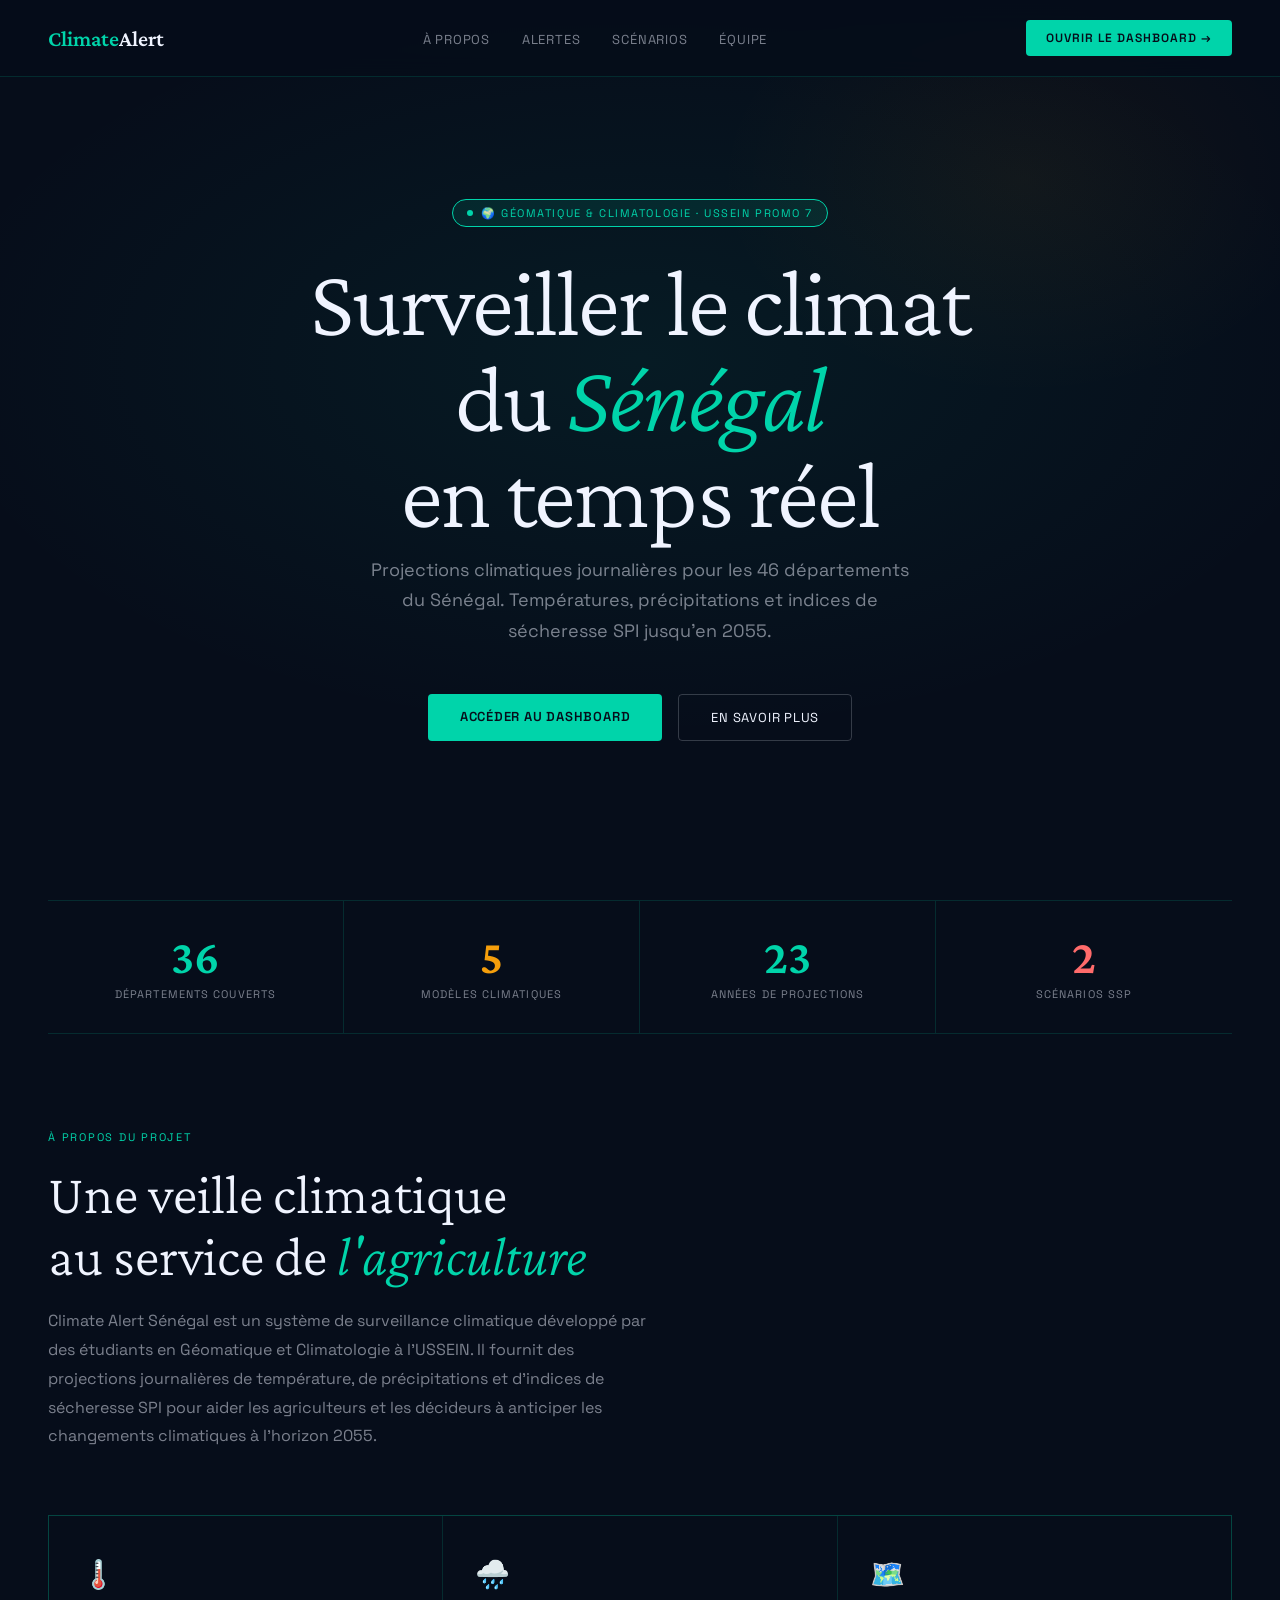
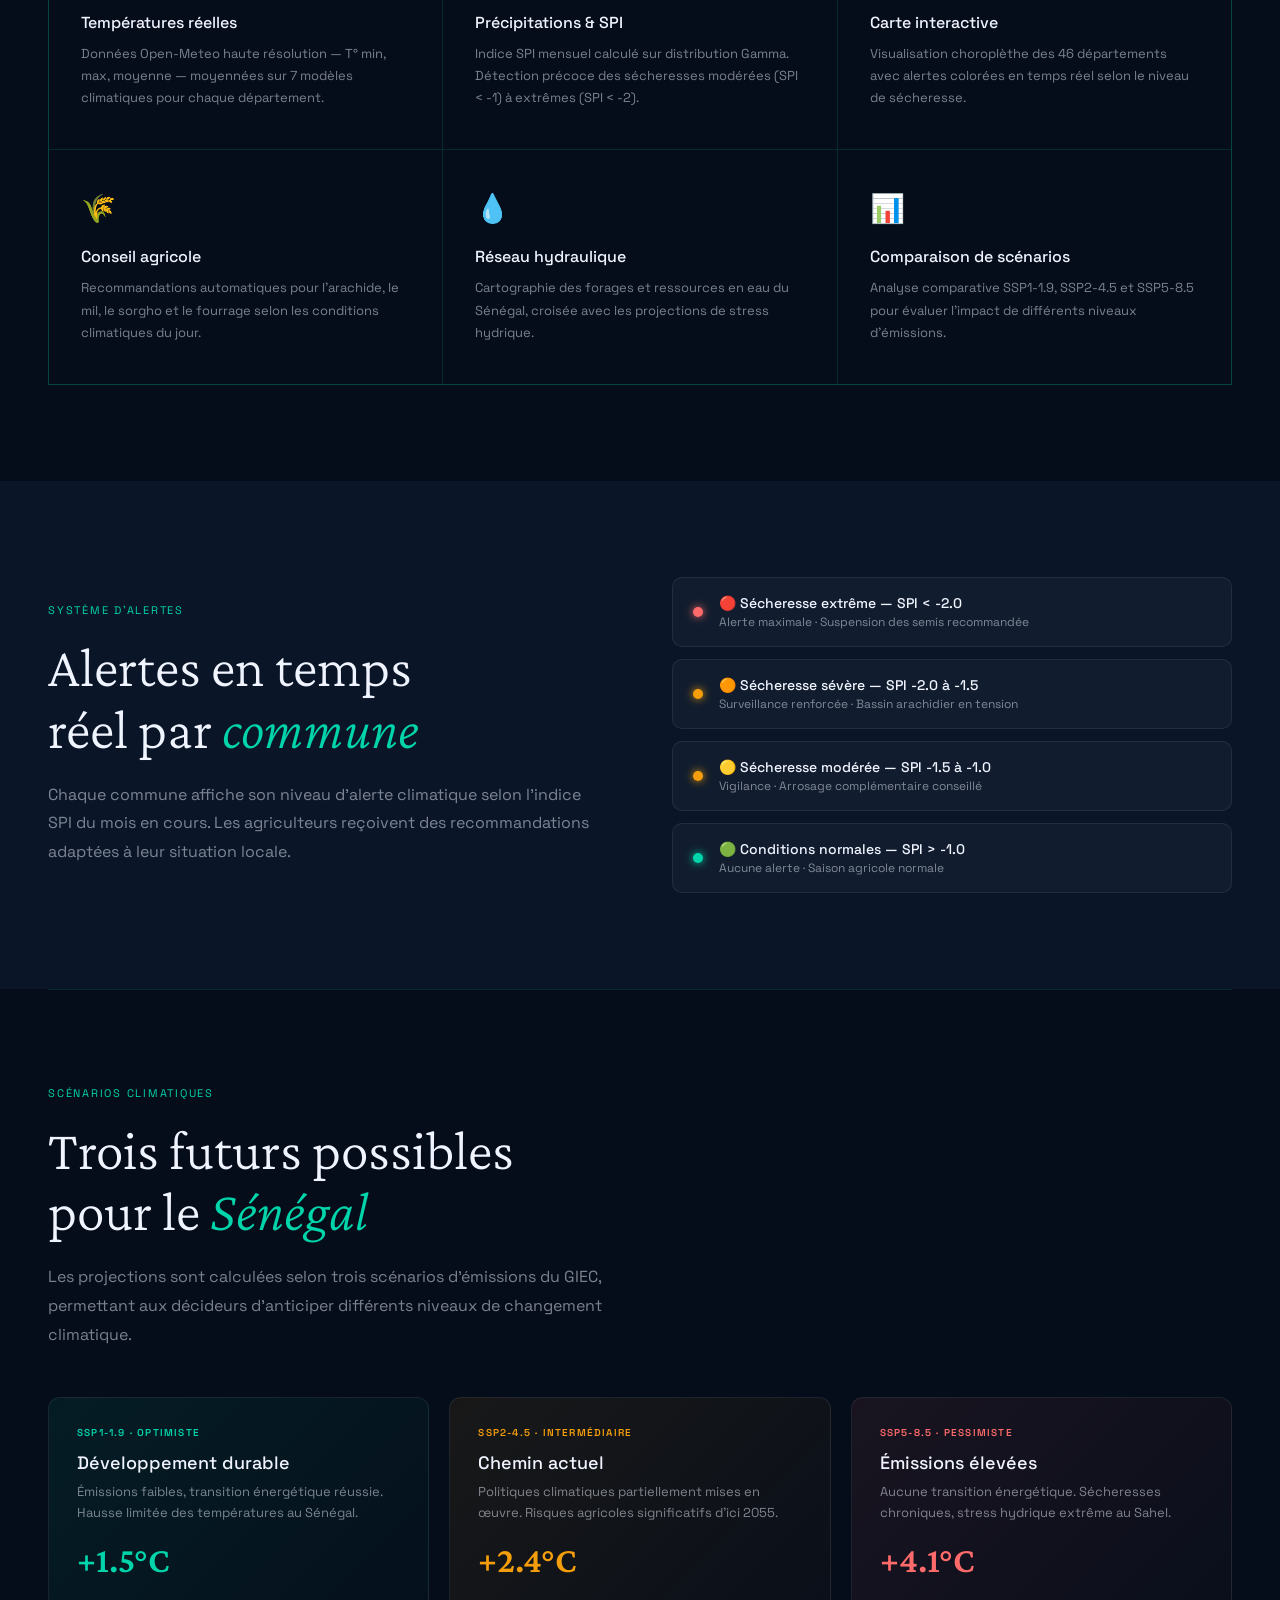
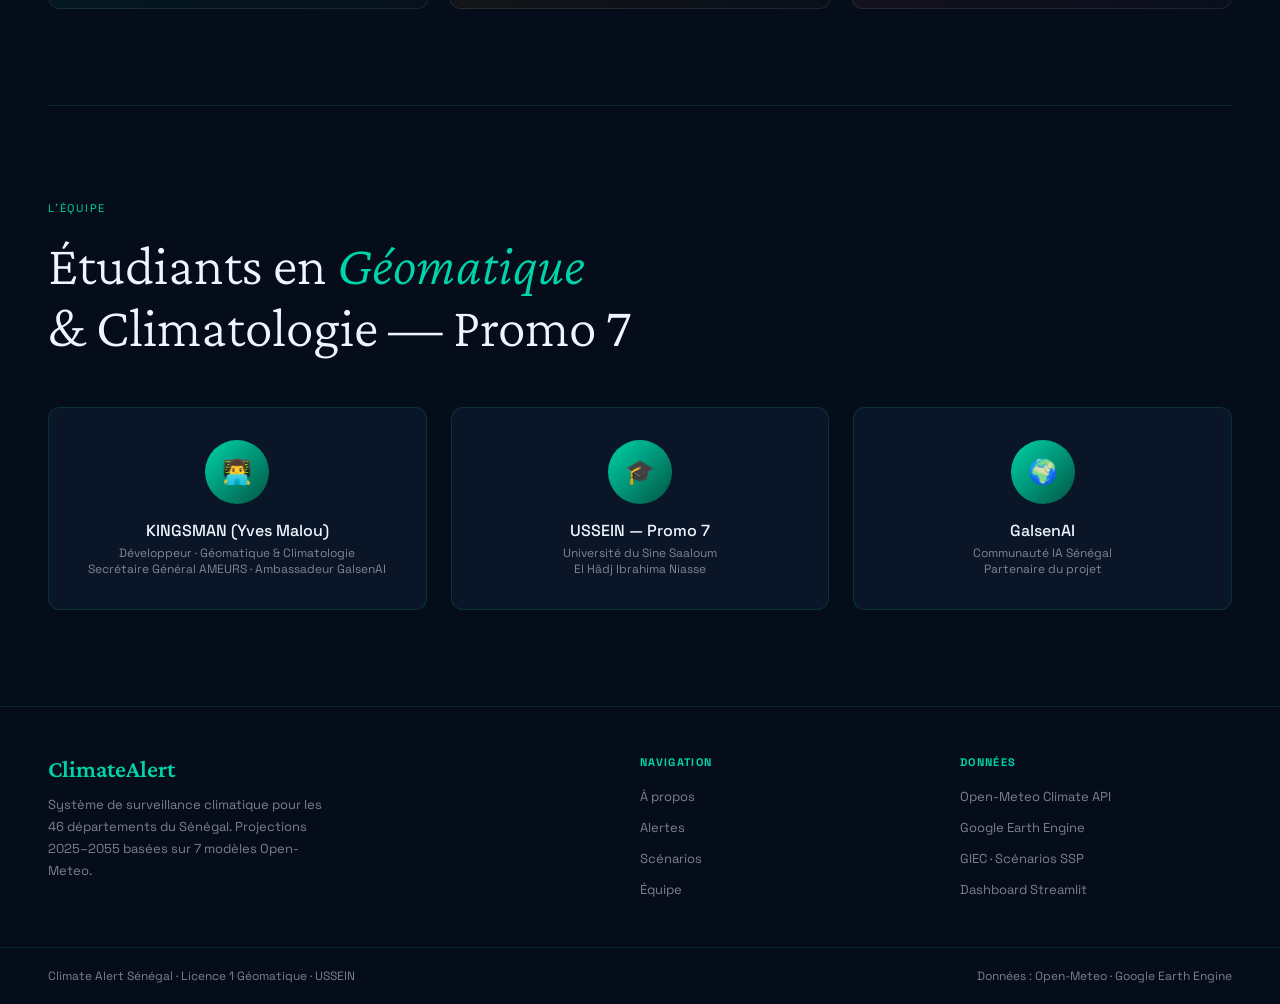
<file: docs/index.html>
<!DOCTYPE html>
<html lang="fr">
<head>
<meta charset="UTF-8">
<meta name="viewport" content="width=device-width, initial-scale=1.0">
<title>Climate Alert Sénégal</title>
<style>
  @import url('https://fonts.googleapis.com/css2?family=Space+Grotesk:wght@300;400;500;600;700&family=Crimson+Pro:ital,wght@0,300;0,600;1,300&display=swap');
  :root{--bg:#060D1A;--bg2:#0A1628;--teal:#00D4AA;--amber:#F59E0B;--coral:#FF6B6B;--text:#F0F4FF;--muted:rgba(240,244,255,0.5);--border:rgba(0,212,170,0.15);}
  *{margin:0;padding:0;box-sizing:border-box;}html{scroll-behavior:smooth;}
  body{background:var(--bg);color:var(--text);font-family:'Space Grotesk',sans-serif;overflow-x:hidden;}
  nav{position:fixed;top:0;left:0;right:0;z-index:100;display:flex;align-items:center;justify-content:space-between;padding:20px 48px;background:rgba(6,13,26,0.8);backdrop-filter:blur(12px);border-bottom:0.5px solid var(--border);}
  .nav-logo{font-family:'Crimson Pro',serif;font-size:22px;font-weight:600;color:var(--teal);}
  .nav-logo span{color:var(--text);}
  .nav-links{display:flex;gap:32px;list-style:none;}
  .nav-links a{font-size:13px;color:var(--muted);text-decoration:none;letter-spacing:0.06em;text-transform:uppercase;transition:color 0.2s;}
  .nav-links a:hover{color:var(--teal);}
  .nav-cta{background:var(--teal);color:#060D1A;font-size:12px;font-weight:600;letter-spacing:0.08em;text-transform:uppercase;padding:10px 20px;border-radius:4px;text-decoration:none;}
  .hero{min-height:100vh;display:flex;flex-direction:column;align-items:center;justify-content:center;padding:120px 48px 80px;position:relative;text-align:center;overflow:hidden;}
  .hero-bg{position:absolute;inset:0;background:radial-gradient(ellipse 80% 60% at 50% 40%,rgba(0,212,170,0.07) 0%,transparent 70%),radial-gradient(ellipse 40% 40% at 80% 20%,rgba(245,158,11,0.05) 0%,transparent 60%);}
  .hero-badge{display:inline-flex;align-items:center;gap:8px;background:rgba(0,212,170,0.1);border:0.5px solid var(--teal);color:var(--teal);font-size:11px;letter-spacing:0.14em;text-transform:uppercase;padding:6px 14px;border-radius:20px;margin-bottom:28px;}
  .hero-badge::before{content:'';width:6px;height:6px;border-radius:50%;background:var(--teal);animation:pulse 2s infinite;}
  .hero-title{font-family:'Crimson Pro',serif;font-size:clamp(52px,8vw,96px);font-weight:300;line-height:1.0;margin-bottom:12px;letter-spacing:-0.02em;}
  .hero-title em{font-style:italic;color:var(--teal);}
  .hero-subtitle{font-size:clamp(14px,2vw,18px);color:var(--muted);max-width:560px;line-height:1.7;margin-bottom:48px;}
  .hero-actions{display:flex;gap:16px;justify-content:center;flex-wrap:wrap;}
  .btn-primary{background:var(--teal);color:#060D1A;font-size:13px;font-weight:600;letter-spacing:0.06em;text-transform:uppercase;padding:14px 32px;border-radius:4px;text-decoration:none;}
  .btn-ghost{background:transparent;color:var(--text);font-size:13px;letter-spacing:0.06em;text-transform:uppercase;padding:14px 32px;border-radius:4px;text-decoration:none;border:0.5px solid rgba(240,244,255,0.2);}
  .stats-band{border-top:0.5px solid var(--border);border-bottom:0.5px solid var(--border);display:grid;grid-template-columns:repeat(4,1fr);margin:0 48px;}
  .stat-item{padding:32px 24px;border-right:0.5px solid var(--border);text-align:center;}
  .stat-item:last-child{border-right:none;}
  .stat-val{font-family:'Crimson Pro',serif;font-size:48px;font-weight:600;line-height:1;margin-bottom:6px;}
  .stat-val.teal{color:var(--teal);}.stat-val.amber{color:var(--amber);}.stat-val.coral{color:var(--coral);}
  .stat-label{font-size:11px;color:var(--muted);letter-spacing:0.1em;text-transform:uppercase;}
  section{padding:96px 48px;}
  .section-eye{font-size:11px;color:var(--teal);letter-spacing:0.16em;text-transform:uppercase;margin-bottom:20px;}
  .section-title{font-family:'Crimson Pro',serif;font-size:clamp(32px,5vw,56px);font-weight:300;line-height:1.1;margin-bottom:20px;}
  .section-title em{font-style:italic;color:var(--teal);}
  .section-body{font-size:16px;color:var(--muted);line-height:1.8;max-width:600px;}
  .features-grid{display:grid;grid-template-columns:repeat(3,1fr);gap:1px;background:var(--border);margin-top:64px;border:0.5px solid var(--border);}
  .feature{background:var(--bg);padding:40px 32px;transition:background 0.2s;}
  .feature:hover{background:var(--bg2);}
  .feature-icon{font-size:28px;margin-bottom:20px;}
  .feature-title{font-size:16px;font-weight:500;margin-bottom:10px;}
  .feature-desc{font-size:13px;color:var(--muted);line-height:1.7;}
  .alert-section{background:var(--bg2);}
  .alert-cards{display:flex;flex-direction:column;gap:12px;}
  .alert-card{display:flex;align-items:center;gap:16px;background:rgba(255,255,255,0.03);border:0.5px solid rgba(240,244,255,0.08);border-radius:10px;padding:16px 20px;}
  .alert-dot{width:10px;height:10px;border-radius:50%;flex-shrink:0;}
  .dot-r{background:var(--coral);box-shadow:0 0 8px var(--coral);animation:pulse 1.5s infinite;}
  .dot-y{background:var(--amber);box-shadow:0 0 8px var(--amber);animation:pulse 2s infinite;}
  .dot-g{background:var(--teal);box-shadow:0 0 8px var(--teal);animation:pulse 2.5s infinite;}
  .alert-card-text{font-size:14px;font-weight:500;}
  .alert-card-sub{font-size:12px;color:var(--muted);margin-top:2px;}
  .scenarios{display:grid;grid-template-columns:repeat(3,1fr);gap:20px;margin-top:48px;}
  .scenario-card{border-radius:12px;padding:28px;border:0.5px solid rgba(240,244,255,0.08);transition:transform 0.2s;}
  .scenario-card:hover{transform:translateY(-4px);}
  .sc-ssp1{background:linear-gradient(135deg,rgba(0,212,170,0.08),rgba(0,212,170,0.02));}
  .sc-ssp2{background:linear-gradient(135deg,rgba(245,158,11,0.08),rgba(245,158,11,0.02));}
  .sc-ssp5{background:linear-gradient(135deg,rgba(255,107,107,0.08),rgba(255,107,107,0.02));}
  .sc-tag{font-size:10px;letter-spacing:0.12em;text-transform:uppercase;margin-bottom:12px;font-weight:600;}
  .sc-tag.green{color:var(--teal);}.sc-tag.amber{color:var(--amber);}.sc-tag.red{color:var(--coral);}
  .sc-title{font-size:18px;font-weight:500;margin-bottom:8px;}
  .sc-desc{font-size:13px;color:var(--muted);line-height:1.6;}
  .sc-temp{font-family:'Crimson Pro',serif;font-size:36px;margin-top:16px;font-weight:600;}
  .team-grid{display:grid;grid-template-columns:repeat(3,1fr);gap:24px;margin-top:48px;}
  .team-card{background:var(--bg2);border:0.5px solid var(--border);border-radius:12px;padding:32px 24px;text-align:center;}
  .team-avatar{width:64px;height:64px;border-radius:50%;background:linear-gradient(135deg,var(--teal),#005544);display:flex;align-items:center;justify-content:center;font-size:24px;margin:0 auto 16px;}
  .team-name{font-size:16px;font-weight:500;margin-bottom:4px;}
  .team-role{font-size:12px;color:var(--muted);}
  footer{border-top:0.5px solid var(--border);padding:48px;display:grid;grid-template-columns:2fr 1fr 1fr;gap:48px;}
  .footer-logo{font-family:'Crimson Pro',serif;font-size:24px;font-weight:600;color:var(--teal);margin-bottom:12px;}
  .footer-tagline{font-size:13px;color:var(--muted);line-height:1.7;max-width:280px;}
  .footer-col h4{font-size:11px;color:var(--teal);letter-spacing:0.12em;text-transform:uppercase;margin-bottom:16px;}
  .footer-col ul{list-style:none;display:flex;flex-direction:column;gap:10px;}
  .footer-col li a{font-size:13px;color:var(--muted);text-decoration:none;}
  .footer-bottom{border-top:0.5px solid var(--border);padding:20px 48px;display:flex;justify-content:space-between;font-size:12px;color:var(--muted);}
  .divider{height:0.5px;background:var(--border);margin:0 48px;}
  @keyframes pulse{0%,100%{opacity:1;}50%{opacity:0.4;}}
  @keyframes fadeUp{from{opacity:0;transform:translateY(24px);}to{opacity:1;transform:translateY(0);}}
  .hero-badge,.hero-title,.hero-subtitle,.hero-actions{animation:fadeUp 0.7s ease both;}
  .hero-badge{animation-delay:0.1s;}.hero-title{animation-delay:0.2s;}
  .hero-subtitle{animation-delay:0.3s;}.hero-actions{animation-delay:0.4s;}
</style>
</head>
<body>
<nav>
  <div class="nav-logo">Climate<span>Alert</span></div>
  <ul class="nav-links">
    <li><a href="#apropos">À propos</a></li>
    <li><a href="#alertes">Alertes</a></li>
    <li><a href="#scenarios">Scénarios</a></li>
    <li><a href="#equipe">Équipe</a></li>
  </ul>
  <a href="https://alerte-climatique-senegal-2025-2055.streamlit.app/" target="_blank" class="nav-cta">Ouvrir le dashboard →</a>
</nav>
<section class="hero">
  <div class="hero-bg"></div>
  <div class="hero-badge">🌍 Géomatique & Climatologie · USSEIN Promo 7</div>
  <h1 class="hero-title">Surveiller le climat<br>du <em>Sénégal</em><br>en temps réel</h1>
  <p class="hero-subtitle">Projections climatiques journalières pour les 46 départements du Sénégal. Températures, précipitations et indices de sécheresse SPI jusqu'en 2055.</p>
  <div class="hero-actions">
    <a href="https://alerte-climatique-senegal-2025-2055.streamlit.app/" target="_blank" class="btn-primary">Accéder au dashboard</a>
    <a href="#apropos" class="btn-ghost">En savoir plus</a>
  </div>
</section>
<div class="stats-band">
  <div class="stat-item"><div class="stat-val teal" data-target="46">0</div><div class="stat-label">Départements couverts</div></div>
  <div class="stat-item"><div class="stat-val amber" data-target="7">0</div><div class="stat-label">Modèles climatiques</div></div>
  <div class="stat-item"><div class="stat-val teal" data-target="30">0</div><div class="stat-label">Années de projections</div></div>
  <div class="stat-item"><div class="stat-val coral" data-target="3">0</div><div class="stat-label">Scénarios SSP</div></div>
</div>
<section id="apropos">
  <div class="section-eye">À propos du projet</div>
  <h2 class="section-title">Une veille climatique<br>au service de <em>l'agriculture</em></h2>
  <p class="section-body">Climate Alert Sénégal est un système de surveillance climatique développé par des étudiants en Géomatique et Climatologie à l'USSEIN. Il fournit des projections journalières de température, de précipitations et d'indices de sécheresse SPI pour aider les agriculteurs et les décideurs à anticiper les changements climatiques à l'horizon 2055.</p>
  <div class="features-grid">
    <div class="feature"><div class="feature-icon">🌡️</div><div class="feature-title">Températures réelles</div><div class="feature-desc">Données Open-Meteo haute résolution — T° min, max, moyenne — moyennées sur 7 modèles climatiques pour chaque département.</div></div>
    <div class="feature"><div class="feature-icon">🌧️</div><div class="feature-title">Précipitations & SPI</div><div class="feature-desc">Indice SPI mensuel calculé sur distribution Gamma. Détection précoce des sécheresses modérées (SPI &lt; -1) à extrêmes (SPI &lt; -2).</div></div>
    <div class="feature"><div class="feature-icon">🗺️</div><div class="feature-title">Carte interactive</div><div class="feature-desc">Visualisation choroplèthe des 46 départements avec alertes colorées en temps réel selon le niveau de sécheresse.</div></div>
    <div class="feature"><div class="feature-icon">🌾</div><div class="feature-title">Conseil agricole</div><div class="feature-desc">Recommandations automatiques pour l'arachide, le mil, le sorgho et le fourrage selon les conditions climatiques du jour.</div></div>
    <div class="feature"><div class="feature-icon">💧</div><div class="feature-title">Réseau hydraulique</div><div class="feature-desc">Cartographie des forages et ressources en eau du Sénégal, croisée avec les projections de stress hydrique.</div></div>
    <div class="feature"><div class="feature-icon">📊</div><div class="feature-title">Comparaison de scénarios</div><div class="feature-desc">Analyse comparative SSP1-1.9, SSP2-4.5 et SSP5-8.5 pour évaluer l'impact de différents niveaux d'émissions.</div></div>
  </div>
</section>
<div class="divider"></div>
<section id="alertes" class="alert-section">
  <div style="display:grid;grid-template-columns:1fr 1fr;gap:64px;align-items:center;">
    <div>
      <div class="section-eye">Système d'alertes</div>
      <h2 class="section-title">Alertes en temps<br>réel par <em>commune</em></h2>
      <p class="section-body">Chaque commune affiche son niveau d'alerte climatique selon l'indice SPI du mois en cours. Les agriculteurs reçoivent des recommandations adaptées à leur situation locale.</p>
    </div>
    <div class="alert-cards">
      <div class="alert-card"><div class="alert-dot dot-r"></div><div><div class="alert-card-text">🔴 Sécheresse extrême — SPI &lt; -2.0</div><div class="alert-card-sub">Alerte maximale · Suspension des semis recommandée</div></div></div>
      <div class="alert-card"><div class="alert-dot dot-y"></div><div><div class="alert-card-text">🟠 Sécheresse sévère — SPI -2.0 à -1.5</div><div class="alert-card-sub">Surveillance renforcée · Bassin arachidier en tension</div></div></div>
      <div class="alert-card"><div class="alert-dot dot-y"></div><div><div class="alert-card-text">🟡 Sécheresse modérée — SPI -1.5 à -1.0</div><div class="alert-card-sub">Vigilance · Arrosage complémentaire conseillé</div></div></div>
      <div class="alert-card"><div class="alert-dot dot-g"></div><div><div class="alert-card-text">🟢 Conditions normales — SPI &gt; -1.0</div><div class="alert-card-sub">Aucune alerte · Saison agricole normale</div></div></div>
    </div>
  </div>
</section>
<div class="divider"></div>
<section id="scenarios">
  <div class="section-eye">Scénarios climatiques</div>
  <h2 class="section-title">Trois futurs possibles<br>pour le <em>Sénégal</em></h2>
  <p class="section-body">Les projections sont calculées selon trois scénarios d'émissions du GIEC, permettant aux décideurs d'anticiper différents niveaux de changement climatique.</p>
  <div class="scenarios">
    <div class="scenario-card sc-ssp1"><div class="sc-tag green">SSP1-1.9 · Optimiste</div><div class="sc-title">Développement durable</div><div class="sc-desc">Émissions faibles, transition énergétique réussie. Hausse limitée des températures au Sénégal.</div><div class="sc-temp" style="color:var(--teal)">+1.5°C</div></div>
    <div class="scenario-card sc-ssp2"><div class="sc-tag amber">SSP2-4.5 · Intermédiaire</div><div class="sc-title">Chemin actuel</div><div class="sc-desc">Politiques climatiques partiellement mises en œuvre. Risques agricoles significatifs d'ici 2055.</div><div class="sc-temp" style="color:var(--amber)">+2.4°C</div></div>
    <div class="scenario-card sc-ssp5"><div class="sc-tag red">SSP5-8.5 · Pessimiste</div><div class="sc-title">Émissions élevées</div><div class="sc-desc">Aucune transition énergétique. Sécheresses chroniques, stress hydrique extrême au Sahel.</div><div class="sc-temp" style="color:var(--coral)">+4.1°C</div></div>
  </div>
</section>
<div class="divider"></div>
<section id="equipe">
  <div class="section-eye">L'équipe</div>
  <h2 class="section-title">Étudiants en <em>Géomatique</em><br>& Climatologie — Promo 7</h2>
  <div class="team-grid">
    <div class="team-card"><div class="team-avatar">👨‍💻</div><div class="team-name">KINGSMAN (Yves Malou)</div><div class="team-role">Développeur · Géomatique & Climatologie<br>Secrétaire Général AMEURS · Ambassadeur GalsenAI</div></div>
    <div class="team-card"><div class="team-avatar">🎓</div><div class="team-name">USSEIN — Promo 7</div><div class="team-role">Université du Sine Saaloum<br>El Hâdj Ibrahima Niasse</div></div>
    <div class="team-card"><div class="team-avatar">🌍</div><div class="team-name">GalsenAI</div><div class="team-role">Communauté IA Sénégal<br>Partenaire du projet</div></div>
  </div>
</section>
<footer>
  <div><div class="footer-logo">ClimateAlert</div><p class="footer-tagline">Système de surveillance climatique pour les 46 départements du Sénégal. Projections 2025–2055 basées sur 7 modèles Open-Meteo.</p></div>
  <div class="footer-col"><h4>Navigation</h4><ul><li><a href="#apropos">À propos</a></li><li><a href="#alertes">Alertes</a></li><li><a href="#scenarios">Scénarios</a></li><li><a href="#equipe">Équipe</a></li></ul></div>
  <div class="footer-col"><h4>Données</h4><ul><li><a href="#">Open-Meteo Climate API</a></li><li><a href="#">Google Earth Engine</a></li><li><a href="#">GIEC · Scénarios SSP</a></li><li><a href="https://alerte-climatique-senegal-2025-2055.streamlit.app/" target="_blank">Dashboard Streamlit</a></li></ul></div>
</footer>
<div class="footer-bottom"><span>Climate Alert Sénégal · Licence 1 Géomatique · USSEIN</span><span>Données : Open-Meteo · Google Earth Engine</span></div>
<script>
const counters=document.querySelectorAll('[data-target]');
const obs=new IntersectionObserver(entries=>{entries.forEach(e=>{if(e.isIntersecting){const el=e.target;const target=parseInt(el.dataset.target);let cur=0;const step=target/40;const t=setInterval(()=>{cur=Math.min(cur+step,target);el.textContent=Math.round(cur);if(cur>=target){el.textContent=target;clearInterval(t);}},30);obs.unobserve(el);}});},{threshold:0.5});
counters.forEach(c=>obs.observe(c));
</script>
</body>
</html>
</file>
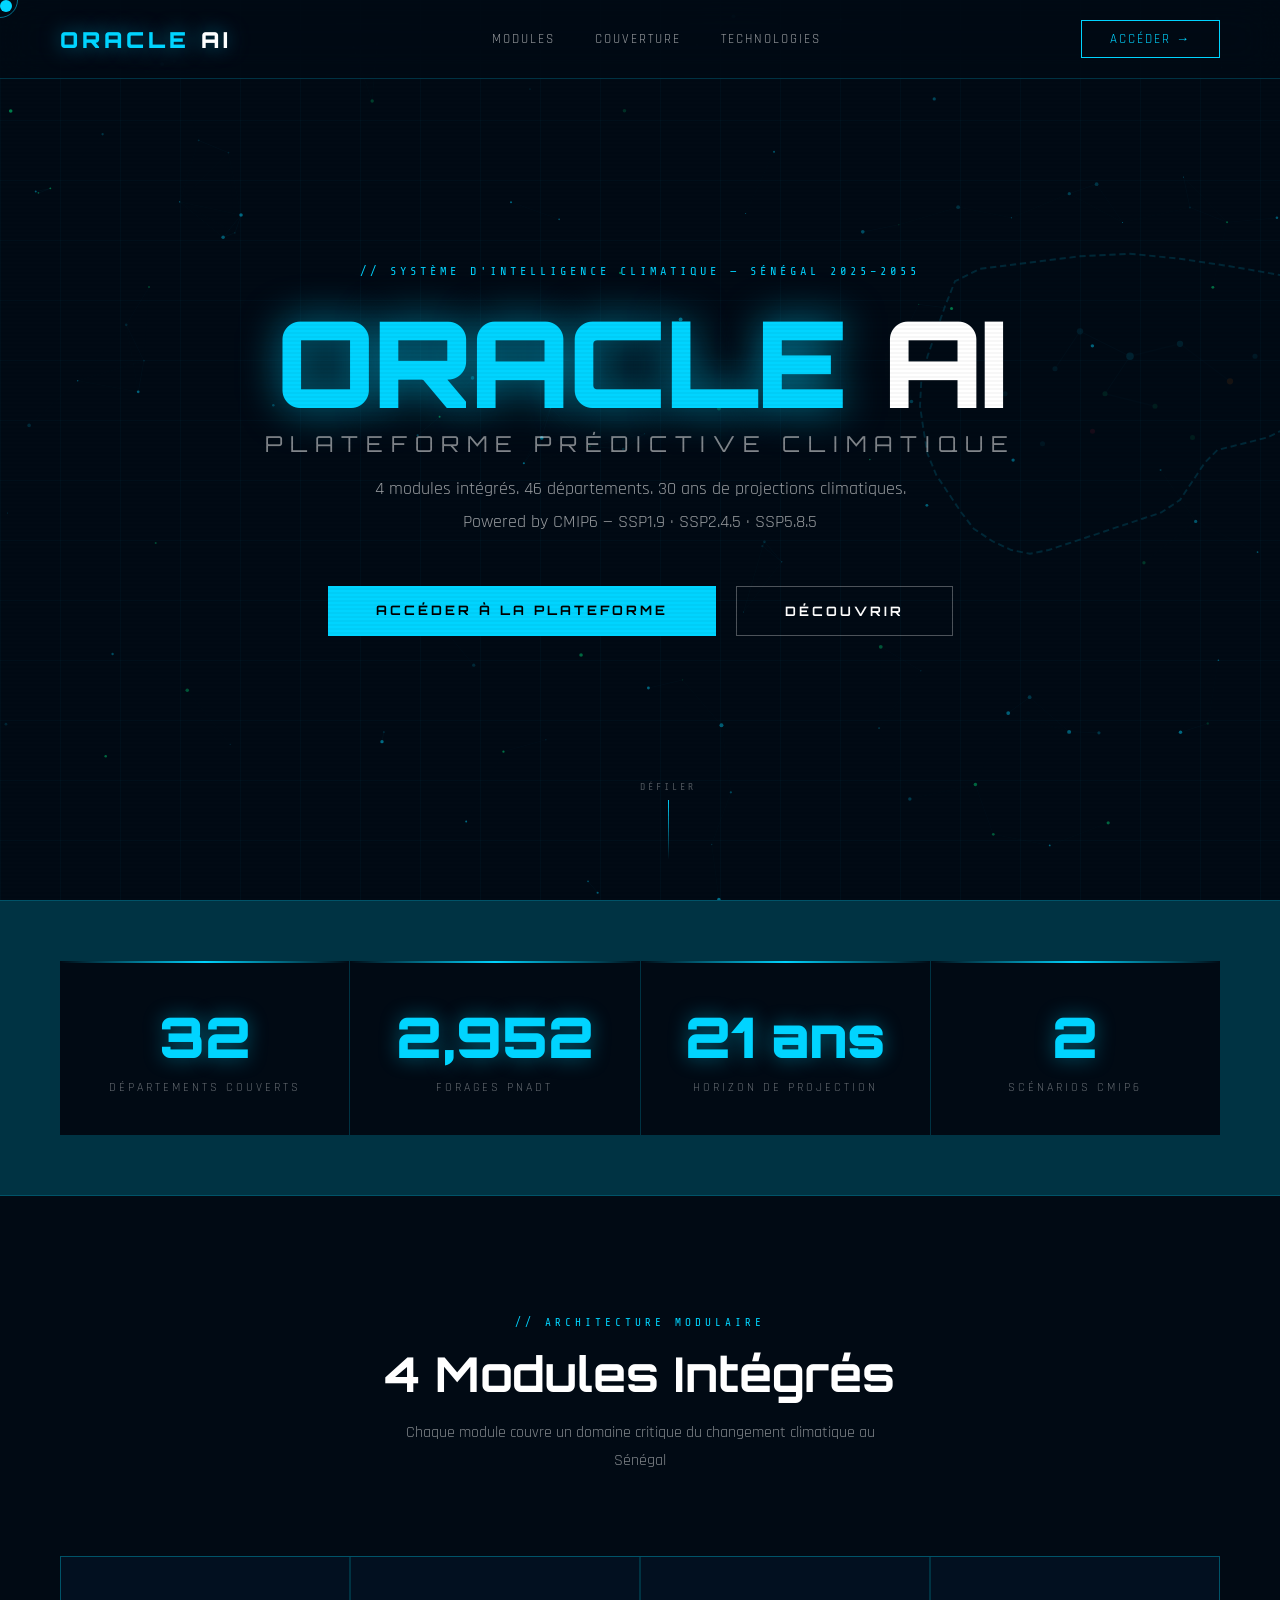
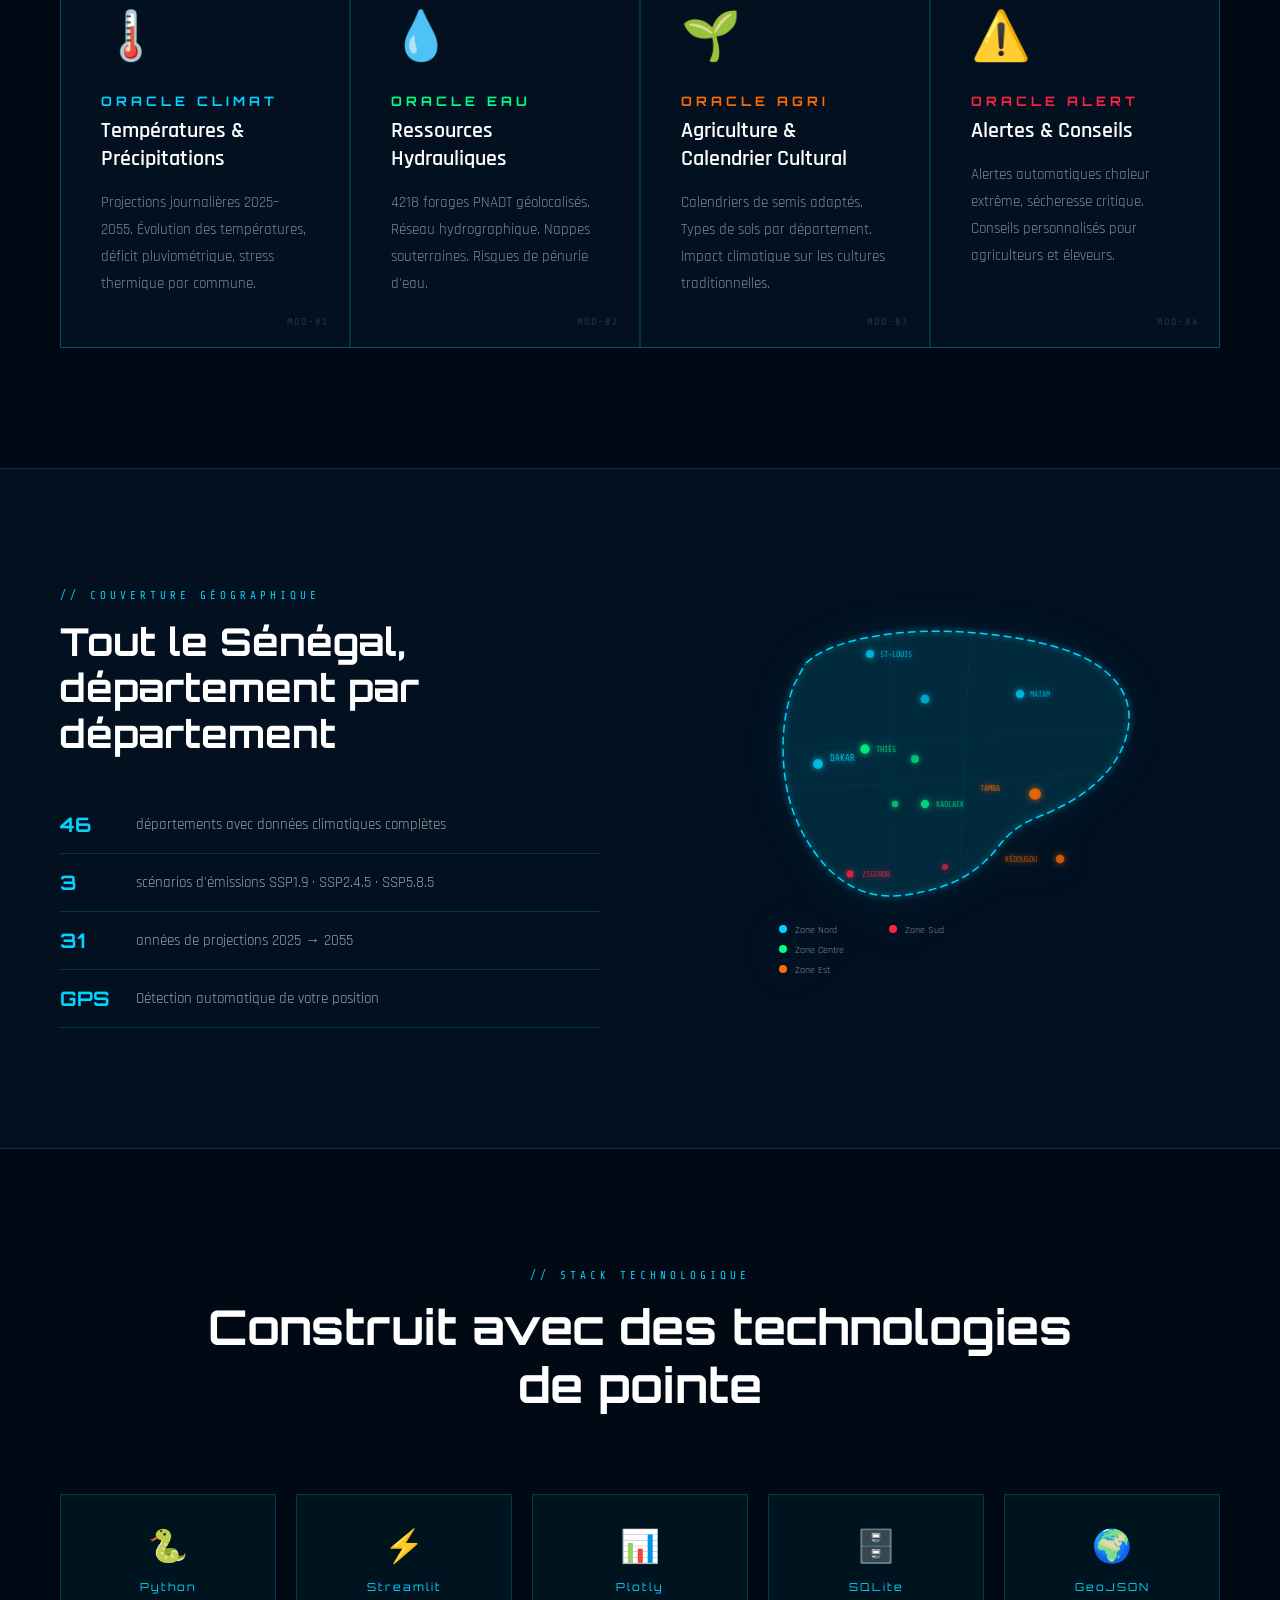
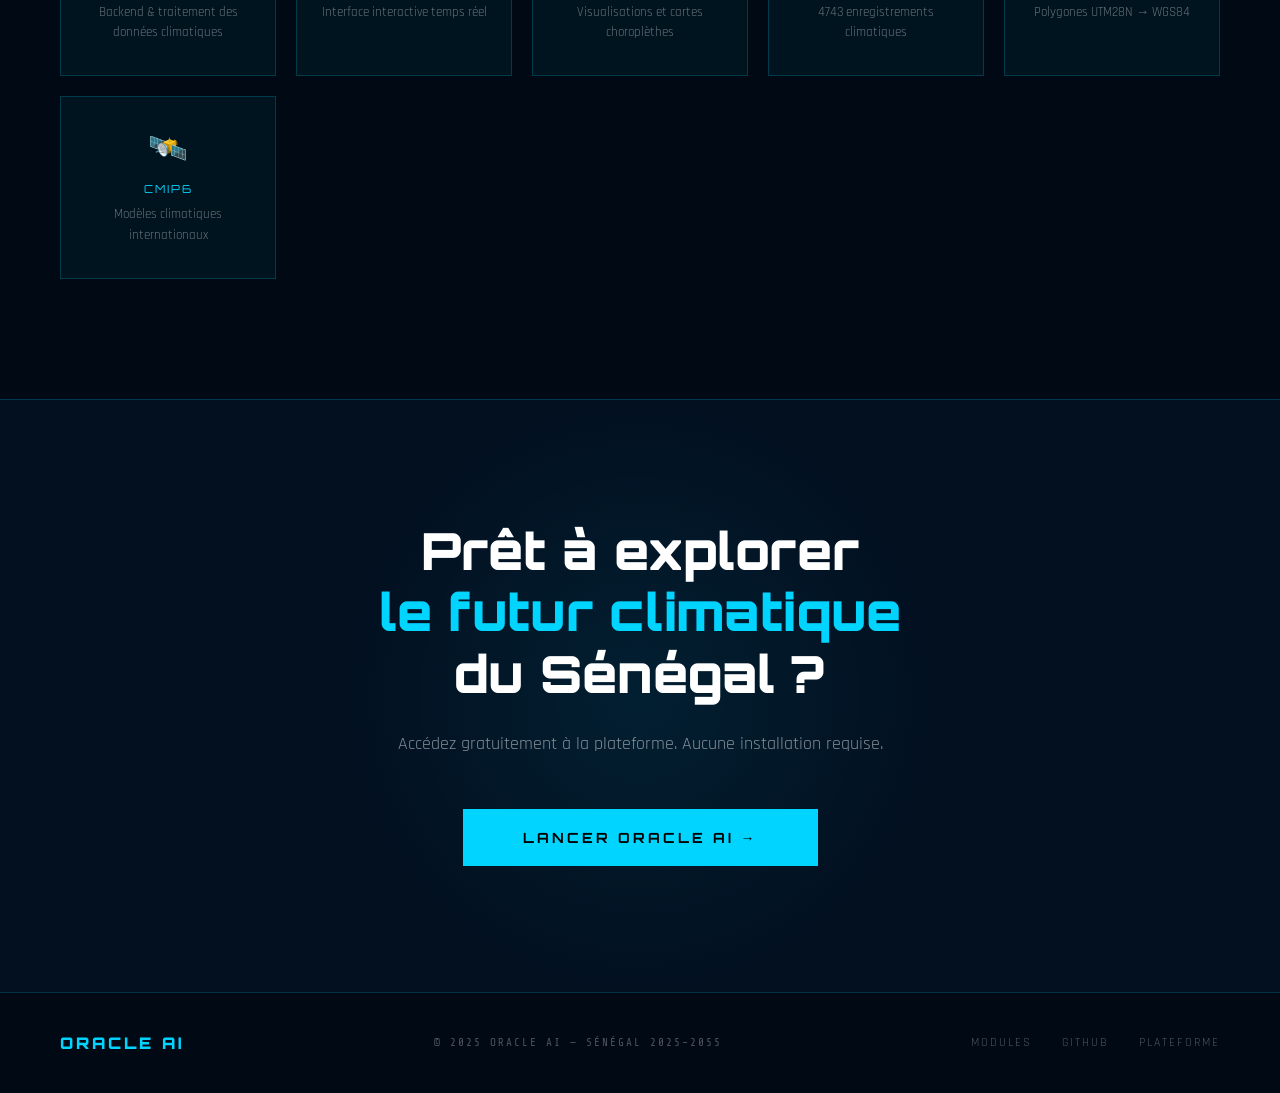
<file: landing/index.html>
<!DOCTYPE html>
<html lang="fr">
<head>
<meta charset="UTF-8">
<meta name="viewport" content="width=device-width, initial-scale=1.0">
<title>ORACLE AI — Plateforme Prédictive Climatique Sénégal</title>
<link href="https://fonts.googleapis.com/css2?family=Orbitron:wght@400;700;900&family=Rajdhani:wght@300;400;600&family=Share+Tech+Mono&display=swap" rel="stylesheet">
<style>
*{margin:0;padding:0;box-sizing:border-box}
:root{
  --blue:#00d4ff;
  --blue2:#0066ff;
  --green:#00ff88;
  --orange:#ff6b00;
  --red:#ff2244;
  --dark:#010a14;
  --dark2:#021020;
  --glass:rgba(0,212,255,0.05);
  --border:rgba(0,212,255,0.2);
}
html{scroll-behavior:smooth}
body{
  background:var(--dark);
  color:#fff;
  font-family:'Rajdhani',sans-serif;
  overflow-x:hidden;
  cursor:none;
}

/* Custom cursor */
#cursor{
  width:12px;height:12px;
  background:var(--blue);
  border-radius:50%;
  position:fixed;top:0;left:0;
  pointer-events:none;
  z-index:9999;
  transition:transform 0.1s;
  mix-blend-mode:screen;
}
#cursor-ring{
  width:36px;height:36px;
  border:1px solid var(--blue);
  border-radius:50%;
  position:fixed;top:0;left:0;
  pointer-events:none;
  z-index:9998;
  transition:transform 0.15s, opacity 0.15s;
  opacity:0.5;
}

/* Canvas particles */
#particles{
  position:fixed;top:0;left:0;
  width:100%;height:100%;
  z-index:0;
  pointer-events:none;
}

/* Grid lines background */
.grid-bg{
  position:fixed;top:0;left:0;
  width:100%;height:100%;
  background-image:
    linear-gradient(rgba(0,212,255,0.03) 1px, transparent 1px),
    linear-gradient(90deg, rgba(0,212,255,0.03) 1px, transparent 1px);
  background-size:60px 60px;
  z-index:0;
  pointer-events:none;
}

/* NAV */
nav{
  position:fixed;top:0;left:0;right:0;
  z-index:100;
  display:flex;align-items:center;justify-content:space-between;
  padding:20px 60px;
  background:rgba(1,10,20,0.8);
  backdrop-filter:blur(20px);
  border-bottom:1px solid var(--border);
}
.nav-logo{
  font-family:'Orbitron',sans-serif;
  font-size:22px;font-weight:900;
  color:var(--blue);
  letter-spacing:4px;
  text-shadow:0 0 20px rgba(0,212,255,0.5);
}
.nav-logo span{color:#fff}
.nav-links{display:flex;gap:40px}
.nav-links a{
  font-size:13px;letter-spacing:2px;
  color:rgba(255,255,255,0.6);
  text-decoration:none;
  text-transform:uppercase;
  transition:color 0.3s;
}
.nav-links a:hover{color:var(--blue)}
.nav-btn{
  background:transparent;
  border:1px solid var(--blue);
  color:var(--blue);
  padding:10px 28px;
  font-family:'Rajdhani',sans-serif;
  font-size:13px;letter-spacing:2px;
  text-transform:uppercase;
  cursor:pointer;
  transition:all 0.3s;
  text-decoration:none;
  display:inline-block;
}
.nav-btn:hover{background:var(--blue);color:#000}

/* HERO */
#hero{
  position:relative;
  min-height:100vh;
  display:flex;align-items:center;justify-content:center;
  z-index:1;
  overflow:hidden;
}
.hero-content{
  text-align:center;
  z-index:2;
  position:relative;
}
.hero-tag{
  font-family:'Share Tech Mono',monospace;
  font-size:12px;letter-spacing:4px;
  color:var(--blue);
  margin-bottom:24px;
  opacity:0;
  animation:fadeUp 0.8s 0.5s forwards;
}
.hero-title{
  font-family:'Orbitron',sans-serif;
  font-size:clamp(60px,10vw,120px);
  font-weight:900;
  line-height:1;
  letter-spacing:-2px;
  margin-bottom:8px;
  opacity:0;
  animation:fadeUp 0.8s 0.7s forwards;
}
.hero-title .o1{color:var(--blue);text-shadow:0 0 40px rgba(0,212,255,0.6)}
.hero-title .o2{color:#fff}
.hero-sub{
  font-family:'Orbitron',sans-serif;
  font-size:clamp(14px,2.5vw,22px);
  font-weight:400;
  letter-spacing:8px;
  color:rgba(255,255,255,0.5);
  margin-bottom:16px;
  opacity:0;
  animation:fadeUp 0.8s 0.9s forwards;
}
.hero-desc{
  font-size:18px;
  color:rgba(255,255,255,0.6);
  max-width:600px;
  margin:0 auto 48px;
  line-height:1.8;
  opacity:0;
  animation:fadeUp 0.8s 1.1s forwards;
}
.hero-cta{
  display:flex;gap:20px;justify-content:center;flex-wrap:wrap;
  opacity:0;
  animation:fadeUp 0.8s 1.3s forwards;
}
.btn-primary{
  position:relative;
  background:var(--blue);
  color:#000;
  padding:16px 48px;
  font-family:'Orbitron',sans-serif;
  font-size:13px;font-weight:700;
  letter-spacing:3px;
  text-transform:uppercase;
  border:none;cursor:pointer;
  text-decoration:none;
  display:inline-block;
  overflow:hidden;
  transition:all 0.3s;
}
.btn-primary::before{
  content:'';
  position:absolute;inset:0;
  background:linear-gradient(45deg,transparent 30%,rgba(255,255,255,0.3) 50%,transparent 70%);
  transform:translateX(-100%);
  transition:transform 0.6s;
}
.btn-primary:hover::before{transform:translateX(100%)}
.btn-primary:hover{box-shadow:0 0 40px rgba(0,212,255,0.6);transform:translateY(-2px)}
.btn-secondary{
  background:transparent;
  color:#fff;
  padding:16px 48px;
  font-family:'Orbitron',sans-serif;
  font-size:13px;font-weight:700;
  letter-spacing:3px;
  text-transform:uppercase;
  border:1px solid rgba(255,255,255,0.3);
  cursor:pointer;text-decoration:none;
  display:inline-block;
  transition:all 0.3s;
}
.btn-secondary:hover{border-color:var(--blue);color:var(--blue);transform:translateY(-2px)}

/* Senegal SVG map */
.map-wrapper{
  position:absolute;
  right:-100px;top:50%;
  transform:translateY(-50%);
  width:500px;height:500px;
  opacity:0;
  animation:mapReveal 2s 1.5s forwards;
  z-index:1;
}
@keyframes mapReveal{
  0%{opacity:0;transform:translateY(-50%) scale(0.8)}
  100%{opacity:0.15;transform:translateY(-50%) scale(1)}
}
.map-wrapper svg{width:100%;height:100%}

/* Scroll indicator */
.scroll-hint{
  position:absolute;bottom:40px;left:50%;
  transform:translateX(-50%);
  display:flex;flex-direction:column;align-items:center;
  gap:8px;
  opacity:0;
  animation:fadeUp 0.8s 2s forwards;
  z-index:2;
}
.scroll-hint span{
  font-family:'Share Tech Mono',monospace;
  font-size:10px;letter-spacing:3px;
  color:rgba(255,255,255,0.3);
}
.scroll-line{
  width:1px;height:60px;
  background:linear-gradient(to bottom,var(--blue),transparent);
  animation:scrollDown 2s infinite;
}
@keyframes scrollDown{
  0%{transform:scaleY(0);transform-origin:top}
  50%{transform:scaleY(1);transform-origin:top}
  51%{transform:scaleY(1);transform-origin:bottom}
  100%{transform:scaleY(0);transform-origin:bottom}
}

/* STATS */
#stats{
  position:relative;z-index:1;
  padding:60px;
  display:grid;
  grid-template-columns:repeat(auto-fit,minmax(200px,1fr));
  gap:1px;
  background:var(--border);
  border-top:1px solid var(--border);
  border-bottom:1px solid var(--border);
}
.stat{
  background:var(--dark);
  padding:40px;
  text-align:center;
  position:relative;
  overflow:hidden;
}
.stat::before{
  content:'';
  position:absolute;top:0;left:0;right:0;
  height:2px;
  background:linear-gradient(90deg,transparent,var(--blue),transparent);
  animation:scanLine 3s infinite;
  opacity:0;
}
.stat:nth-child(2)::before{animation-delay:0.5s}
.stat:nth-child(3)::before{animation-delay:1s}
.stat:nth-child(4)::before{animation-delay:1.5s}
.stat-initialized::before{opacity:1}
@keyframes scanLine{0%{transform:translateX(-100%)}100%{transform:translateX(100%)}}
.stat-num{
  font-family:'Orbitron',sans-serif;
  font-size:clamp(32px,5vw,56px);
  font-weight:900;
  color:var(--blue);
  display:block;
  text-shadow:0 0 20px rgba(0,212,255,0.4);
}
.stat-label{
  font-size:12px;
  letter-spacing:3px;
  color:rgba(255,255,255,0.4);
  text-transform:uppercase;
  margin-top:8px;
  display:block;
}

/* MODULES */
#modules{
  position:relative;z-index:1;
  padding:120px 60px;
  max-width:1400px;
  margin:0 auto;
}
.section-header{
  text-align:center;
  margin-bottom:80px;
}
.section-tag{
  font-family:'Share Tech Mono',monospace;
  font-size:11px;letter-spacing:4px;
  color:var(--blue);
  margin-bottom:16px;
  display:block;
}
.section-title{
  font-family:'Orbitron',sans-serif;
  font-size:clamp(28px,4vw,48px);
  font-weight:700;
  line-height:1.2;
  margin-bottom:16px;
}
.section-sub{
  font-size:16px;
  color:rgba(255,255,255,0.5);
  max-width:500px;
  margin:0 auto;
  line-height:1.8;
}
.modules-grid{
  display:grid;
  grid-template-columns:repeat(auto-fit,minmax(280px,1fr));
  gap:2px;
  background:var(--border);
  border:1px solid var(--border);
}
.module-card{
  background:var(--dark2);
  padding:50px 40px;
  position:relative;
  overflow:hidden;
  cursor:pointer;
  transition:background 0.3s;
}
.module-card::before{
  content:'';
  position:absolute;top:0;left:0;right:0;bottom:0;
  background:var(--mod-color,var(--blue));
  opacity:0;
  transition:opacity 0.3s;
}
.module-card:hover{background:rgba(0,212,255,0.03)}
.module-card:hover::before{opacity:0.03}
.module-icon{
  font-size:48px;
  margin-bottom:24px;
  display:block;
  position:relative;z-index:1;
}
.module-name{
  font-family:'Orbitron',sans-serif;
  font-size:13px;font-weight:700;
  letter-spacing:4px;
  color:var(--mod-color,var(--blue));
  text-transform:uppercase;
  margin-bottom:8px;
  position:relative;z-index:1;
}
.module-title{
  font-size:22px;font-weight:600;
  margin-bottom:16px;
  position:relative;z-index:1;
}
.module-desc{
  font-size:15px;line-height:1.8;
  color:rgba(255,255,255,0.5);
  position:relative;z-index:1;
}
.module-bar{
  position:absolute;left:0;top:0;bottom:0;
  width:3px;
  background:var(--mod-color,var(--blue));
  transform:scaleY(0);
  transform-origin:bottom;
  transition:transform 0.4s;
}
.module-card:hover .module-bar{transform:scaleY(1)}
.module-corner{
  position:absolute;bottom:20px;right:20px;
  font-family:'Share Tech Mono',monospace;
  font-size:10px;letter-spacing:2px;
  color:rgba(255,255,255,0.15);
}
.m1{--mod-color:#00d4ff}
.m2{--mod-color:#00ff88}
.m3{--mod-color:#ff6b00}
.m4{--mod-color:#ff2244}

/* MAP SECTION */
#map-section{
  position:relative;z-index:1;
  padding:120px 60px;
  background:var(--dark2);
  border-top:1px solid var(--border);
  border-bottom:1px solid var(--border);
}
.map-section-inner{
  max-width:1200px;margin:0 auto;
  display:grid;grid-template-columns:1fr 1fr;
  gap:80px;align-items:center;
}
.map-info{order:1}
.map-visual{order:2;display:flex;justify-content:center}
.senegal-map-container{
  position:relative;
  width:400px;height:400px;
}
.senegal-svg{
  width:100%;height:100%;
  filter:drop-shadow(0 0 20px rgba(0,212,255,0.3));
}
.dept-dot{
  animation:deptPulse 2s infinite;
  animation-delay:var(--delay,0s);
}
@keyframes deptPulse{
  0%,100%{opacity:0.6}
  50%{opacity:1}
}
.map-info-list{
  list-style:none;
  margin-top:40px;
}
.map-info-list li{
  display:flex;align-items:center;gap:16px;
  padding:16px 0;
  border-bottom:1px solid var(--border);
  font-size:15px;color:rgba(255,255,255,0.6);
}
.map-info-list li span:first-child{
  font-family:'Orbitron',sans-serif;
  font-size:20px;font-weight:700;
  color:var(--blue);
  min-width:60px;
}

/* TECH SECTION */
#tech{
  position:relative;z-index:1;
  padding:120px 60px;
  max-width:1400px;margin:0 auto;
}
.tech-grid{
  display:grid;
  grid-template-columns:repeat(auto-fit,minmax(200px,1fr));
  gap:20px;
  margin-top:60px;
}
.tech-item{
  border:1px solid var(--border);
  padding:32px 24px;
  text-align:center;
  transition:all 0.3s;
  background:var(--glass);
}
.tech-item:hover{
  border-color:var(--blue);
  background:rgba(0,212,255,0.05);
  transform:translateY(-4px);
}
.tech-icon{font-size:32px;margin-bottom:12px;display:block}
.tech-name{
  font-family:'Orbitron',sans-serif;
  font-size:11px;letter-spacing:2px;
  color:var(--blue);margin-bottom:8px;
}
.tech-desc{font-size:13px;color:rgba(255,255,255,0.4);line-height:1.6}

/* CTA SECTION */
#cta{
  position:relative;z-index:1;
  padding:120px 60px;
  text-align:center;
  background:var(--dark2);
  border-top:1px solid var(--border);
  overflow:hidden;
}
.cta-glow{
  position:absolute;top:50%;left:50%;
  transform:translate(-50%,-50%);
  width:600px;height:600px;
  background:radial-gradient(circle,rgba(0,212,255,0.08) 0%,transparent 70%);
  pointer-events:none;
}
.cta-title{
  font-family:'Orbitron',sans-serif;
  font-size:clamp(28px,4vw,56px);
  font-weight:900;
  line-height:1.2;
  margin-bottom:24px;
  position:relative;z-index:1;
}
.cta-sub{
  font-size:18px;
  color:rgba(255,255,255,0.5);
  max-width:500px;
  margin:0 auto 48px;
  line-height:1.8;
  position:relative;z-index:1;
}

/* FOOTER */
footer{
  position:relative;z-index:1;
  padding:40px 60px;
  border-top:1px solid var(--border);
  display:flex;align-items:center;justify-content:space-between;
  flex-wrap:wrap;gap:20px;
}
.footer-logo{
  font-family:'Orbitron',sans-serif;
  font-size:16px;font-weight:900;
  color:var(--blue);letter-spacing:3px;
}
.footer-copy{
  font-family:'Share Tech Mono',monospace;
  font-size:11px;letter-spacing:2px;
  color:rgba(255,255,255,0.3);
}
.footer-links{display:flex;gap:30px}
.footer-links a{
  font-size:12px;letter-spacing:2px;
  color:rgba(255,255,255,0.3);
  text-decoration:none;
  text-transform:uppercase;
  transition:color 0.3s;
}
.footer-links a:hover{color:var(--blue)}

/* Animations */
@keyframes fadeUp{
  from{opacity:0;transform:translateY(30px)}
  to{opacity:1;transform:translateY(0)}
}
.reveal{
  opacity:0;transform:translateY(40px);
  transition:opacity 0.8s, transform 0.8s;
}
.reveal.visible{opacity:1;transform:translateY(0)}

/* Scanline overlay */
.scanlines{
  position:fixed;top:0;left:0;
  width:100%;height:100%;
  background:repeating-linear-gradient(
    0deg,
    transparent,
    transparent 2px,
    rgba(0,0,0,0.03) 2px,
    rgba(0,0,0,0.03) 4px
  );
  pointer-events:none;
  z-index:50;
}

/* Loading screen */
#loader{
  position:fixed;inset:0;
  background:var(--dark);
  z-index:1000;
  display:flex;flex-direction:column;
  align-items:center;justify-content:center;
  gap:24px;
  transition:opacity 0.8s, visibility 0.8s;
}
#loader.hidden{opacity:0;visibility:hidden}
.loader-text{
  font-family:'Share Tech Mono',monospace;
  font-size:13px;letter-spacing:4px;
  color:var(--blue);
}
.loader-bar-bg{
  width:300px;height:2px;
  background:rgba(0,212,255,0.1);
  position:relative;
  overflow:hidden;
}
.loader-bar{
  height:100%;
  background:var(--blue);
  box-shadow:0 0 10px rgba(0,212,255,0.8);
  width:0%;
  transition:width 0.1s;
}
.loader-logo{
  font-family:'Orbitron',sans-serif;
  font-size:48px;font-weight:900;
  color:var(--blue);
  letter-spacing:8px;
  text-shadow:0 0 40px rgba(0,212,255,0.8);
  animation:glitch 0.5s infinite;
}
@keyframes glitch{
  0%,90%,100%{text-shadow:0 0 40px rgba(0,212,255,0.8)}
  92%{text-shadow:-2px 0 rgba(255,0,100,0.8),2px 0 rgba(0,212,255,0.8)}
  96%{text-shadow:2px 0 rgba(255,0,100,0.8),-2px 0 rgba(0,212,255,0.8)}
}

@media(max-width:768px){
  nav{padding:16px 24px}
  .nav-links{display:none}
  #hero,#modules,#map-section,#tech,#cta{padding:80px 24px}
  #stats{padding:0;grid-template-columns:1fr 1fr}
  .stat{padding:30px 20px}
  .map-section-inner{grid-template-columns:1fr;gap:40px}
  .map-visual{order:1}
  .senegal-map-container{width:280px;height:280px}
  footer{padding:30px 24px;flex-direction:column;text-align:center}
  .footer-links{flex-wrap:wrap;justify-content:center}
  .map-wrapper{display:none}
}
</style>
</head>
<body>

<div id="loader">
  <div class="loader-logo">ORACLE</div>
  <div class="loader-text" id="loader-msg">INITIALISATION SYSTÈME...</div>
  <div class="loader-bar-bg"><div class="loader-bar" id="loader-bar"></div></div>
</div>

<div class="scanlines"></div>
<div class="grid-bg"></div>
<canvas id="particles"></canvas>
<div id="cursor"></div>
<div id="cursor-ring"></div>

<nav>
  <div class="nav-logo">ORACLE <span>AI</span></div>
  <div class="nav-links">
    <a href="#modules">Modules</a>
    <a href="#map-section">Couverture</a>
    <a href="#tech">Technologies</a>
  </div>
  <a href="https://alerte-climatique-senegal-2025-2055.streamlit.app" class="nav-btn" target="_blank">Accéder →</a>
</nav>

<section id="hero">
  <div class="hero-content">
    <div class="hero-tag">// SYSTÈME D'INTELLIGENCE CLIMATIQUE — SÉNÉGAL 2025–2055</div>
    <h1 class="hero-title">
      <span class="o1">ORACLE</span><span class="o2"> AI</span>
    </h1>
    <div class="hero-sub">PLATEFORME PRÉDICTIVE CLIMATIQUE</div>
    <p class="hero-desc">
      4 modules intégrés. 46 départements. 30 ans de projections climatiques.<br>
      Powered by CMIP6 — SSP1.9 · SSP2.4.5 · SSP5.8.5
    </p>
    <div class="hero-cta">
      <a href="https://alerte-climatique-senegal-2025-2055.streamlit.app" class="btn-primary" target="_blank">ACCÉDER À LA PLATEFORME</a>
      <a href="#modules" class="btn-secondary">DÉCOUVRIR</a>
    </div>
  </div>

  <!-- Senegal silhouette background -->
  <div class="map-wrapper">
    <svg viewBox="0 0 400 350" fill="none" xmlns="http://www.w3.org/2000/svg">
      <path d="M60,40 L80,30 L120,25 L160,20 L200,18 L240,22 L280,28 L320,35 L350,45 L370,60 L375,80 L370,100 L360,120 L345,140 L330,155 L310,165 L290,170 L270,175 L260,185 L250,200 L240,215 L225,225 L210,230 L195,235 L180,240 L165,245 L150,250 L135,255 L120,258 L105,255 L90,248 L75,238 L65,225 L55,210 L45,195 L38,178 L35,160 L32,140 L33,120 L38,100 L45,80 L52,60 Z"
        stroke="#00d4ff" stroke-width="1.5" fill="rgba(0,212,255,0.05)"
        stroke-dasharray="5 3">
        <animate attributeName="stroke-dashoffset" from="0" to="200" dur="8s" repeatCount="indefinite"/>
      </path>
      <!-- Department dots -->
      <circle cx="200" cy="100" r="3" fill="#00d4ff" opacity="0.8" style="--delay:0s" class="dept-dot"/>
      <circle cx="160" cy="80" r="2.5" fill="#00d4ff" opacity="0.6" style="--delay:0.3s" class="dept-dot"/>
      <circle cx="240" cy="90" r="2.5" fill="#00d4ff" opacity="0.7" style="--delay:0.6s" class="dept-dot"/>
      <circle cx="180" cy="130" r="2" fill="#00ff88" opacity="0.6" style="--delay:0.9s" class="dept-dot"/>
      <circle cx="220" cy="140" r="2" fill="#00ff88" opacity="0.5" style="--delay:1.2s" class="dept-dot"/>
      <circle cx="140" cy="110" r="2" fill="#00d4ff" opacity="0.5" style="--delay:1.5s" class="dept-dot"/>
      <circle cx="280" cy="120" r="2.5" fill="#ff6b00" opacity="0.6" style="--delay:1.8s" class="dept-dot"/>
      <circle cx="100" cy="130" r="2" fill="#00d4ff" opacity="0.4" style="--delay:2.1s" class="dept-dot"/>
      <circle cx="300" cy="100" r="2" fill="#00d4ff" opacity="0.5" style="--delay:2.4s" class="dept-dot"/>
      <circle cx="170" cy="160" r="2" fill="#ff2244" opacity="0.6" style="--delay:2.7s" class="dept-dot"/>
      <circle cx="130" cy="170" r="2" fill="#00d4ff" opacity="0.4" style="--delay:0.5s" class="dept-dot"/>
      <circle cx="250" cy="165" r="2" fill="#00ff88" opacity="0.5" style="--delay:1.0s" class="dept-dot"/>
      <!-- Lines between dots -->
      <line x1="200" y1="100" x2="160" y2="80" stroke="#00d4ff" stroke-width="0.5" opacity="0.2"/>
      <line x1="200" y1="100" x2="240" y2="90" stroke="#00d4ff" stroke-width="0.5" opacity="0.2"/>
      <line x1="200" y1="100" x2="180" y2="130" stroke="#00d4ff" stroke-width="0.5" opacity="0.2"/>
      <line x1="180" y1="130" x2="220" y2="140" stroke="#00d4ff" stroke-width="0.5" opacity="0.2"/>
      <line x1="160" y1="80" x2="140" y2="110" stroke="#00d4ff" stroke-width="0.5" opacity="0.2"/>
      <line x1="240" y1="90" x2="280" y2="120" stroke="#00d4ff" stroke-width="0.5" opacity="0.15"/>
    </svg>
  </div>

  <div class="scroll-hint">
    <span>DÉFILER</span>
    <div class="scroll-line"></div>
  </div>
</section>

<!-- STATS -->
<div id="stats">
  <div class="stat">
    <span class="stat-num" data-target="46" data-suffix="">0</span>
    <span class="stat-label">Départements couverts</span>
  </div>
  <div class="stat">
    <span class="stat-num" data-target="4218" data-suffix="">0</span>
    <span class="stat-label">Forages PNADT</span>
  </div>
  <div class="stat">
    <span class="stat-num" data-target="30" data-suffix=" ans">0</span>
    <span class="stat-label">Horizon de projection</span>
  </div>
  <div class="stat">
    <span class="stat-num" data-target="3" data-suffix="">0</span>
    <span class="stat-label">Scénarios CMIP6</span>
  </div>
</div>

<!-- MODULES -->
<section id="modules">
  <div class="section-header reveal">
    <span class="section-tag">// ARCHITECTURE MODULAIRE</span>
    <h2 class="section-title">4 Modules Intégrés</h2>
    <p class="section-sub">Chaque module couvre un domaine critique du changement climatique au Sénégal</p>
  </div>

  <div class="modules-grid">
    <div class="module-card m1 reveal">
      <div class="module-bar"></div>
      <span class="module-icon">🌡️</span>
      <div class="module-name">Oracle Climat</div>
      <h3 class="module-title">Températures & Précipitations</h3>
      <p class="module-desc">Projections journalières 2025–2055. Évolution des températures, déficit pluviométrique, stress thermique par commune.</p>
      <div class="module-corner">MOD-01</div>
    </div>
    <div class="module-card m2 reveal" style="transition-delay:0.1s">
      <div class="module-bar"></div>
      <span class="module-icon">💧</span>
      <div class="module-name">Oracle Eau</div>
      <h3 class="module-title">Ressources Hydrauliques</h3>
      <p class="module-desc">4218 forages PNADT géolocalisés. Réseau hydrographique. Nappes souterraines. Risques de pénurie d'eau.</p>
      <div class="module-corner">MOD-02</div>
    </div>
    <div class="module-card m3 reveal" style="transition-delay:0.2s">
      <div class="module-bar"></div>
      <span class="module-icon">🌱</span>
      <div class="module-name">Oracle Agri</div>
      <h3 class="module-title">Agriculture & Calendrier Cultural</h3>
      <p class="module-desc">Calendriers de semis adaptés. Types de sols par département. Impact climatique sur les cultures traditionnelles.</p>
      <div class="module-corner">MOD-03</div>
    </div>
    <div class="module-card m4 reveal" style="transition-delay:0.3s">
      <div class="module-bar"></div>
      <span class="module-icon">⚠️</span>
      <div class="module-name">Oracle Alert</div>
      <h3 class="module-title">Alertes & Conseils</h3>
      <p class="module-desc">Alertes automatiques chaleur extrême, sécheresse critique. Conseils personnalisés pour agriculteurs et éleveurs.</p>
      <div class="module-corner">MOD-04</div>
    </div>
  </div>
</section>

<!-- MAP SECTION -->
<section id="map-section">
  <div class="map-section-inner">
    <div class="map-info reveal">
      <span class="section-tag">// COUVERTURE GÉOGRAPHIQUE</span>
      <h2 class="section-title" style="font-size:clamp(24px,3vw,40px)">Tout le Sénégal,<br>département par département</h2>
      <ul class="map-info-list">
        <li><span>46</span> départements avec données climatiques complètes</li>
        <li><span>3</span> scénarios d'émissions SSP1.9 · SSP2.4.5 · SSP5.8.5</li>
        <li><span>31</span> années de projections 2025 → 2055</li>
        <li><span>GPS</span> Détection automatique de votre position</li>
      </ul>
    </div>
    <div class="map-visual reveal" style="transition-delay:0.2s">
      <div class="senegal-map-container">
        <svg class="senegal-svg" viewBox="0 0 400 380" fill="none" xmlns="http://www.w3.org/2000/svg">
          <defs>
            <filter id="glow">
              <feGaussianBlur stdDeviation="3" result="blur"/>
              <feMerge><feMergeNode in="blur"/><feMergeNode in="SourceGraphic"/></feMerge>
            </filter>
          </defs>

          <!-- Sénégal shape approximatif -->
          <path d="M55,45 C70,30 100,20 140,15 C180,10 220,12 260,18 C300,24 335,35 355,52 C375,68 382,88 378,110 C374,132 362,150 345,165 C328,180 308,190 288,198 C268,206 258,215 248,228 C238,241 225,252 210,260 C195,268 178,272 162,275 C146,278 130,278 115,273 C100,268 85,258 73,244 C61,230 50,212 43,192 C36,172 33,150 33,128 C33,106 37,84 44,66 Z"
            stroke="#00d4ff" stroke-width="1.5" fill="rgba(0,212,255,0.04)"
            stroke-dasharray="8 4" filter="url(#glow)">
            <animate attributeName="stroke-dashoffset" from="0" to="-400" dur="15s" repeatCount="indefinite"/>
          </path>

          <!-- Intérieur du pays rempli légèrement -->
          <path d="M55,45 C70,30 100,20 140,15 C180,10 220,12 260,18 C300,24 335,35 355,52 C375,68 382,88 378,110 C374,132 362,150 345,165 C328,180 308,190 288,198 C268,206 258,215 248,228 C238,241 225,252 210,260 C195,268 178,272 162,275 C146,278 130,278 115,273 C100,268 85,258 73,244 C61,230 50,212 43,192 C36,172 33,150 33,128 C33,106 37,84 44,66 Z"
            fill="rgba(0,212,255,0.02)"/>

          <!-- Lignes de département internes (simplifiées) -->
          <line x1="140" y1="15" x2="140" y2="275" stroke="rgba(0,212,255,0.1)" stroke-width="0.5"/>
          <line x1="220" y1="12" x2="210" y2="260" stroke="rgba(0,212,255,0.1)" stroke-width="0.5"/>
          <line x1="33" y1="128" x2="382" y2="110" stroke="rgba(0,212,255,0.08)" stroke-width="0.5"/>
          <line x1="40" y1="170" x2="345" y2="155" stroke="rgba(0,212,255,0.08)" stroke-width="0.5"/>

          <!-- Points départements animés -->
          <g filter="url(#glow)">
            <!-- Dakar zone -->
            <circle cx="68" cy="145" r="5" fill="#00d4ff" opacity="0.9">
              <animate attributeName="r" values="4;7;4" dur="2s" repeatCount="indefinite"/>
              <animate attributeName="opacity" values="0.9;0.4;0.9" dur="2s" repeatCount="indefinite"/>
            </circle>
            <text x="80" y="142" fill="#00d4ff" font-size="9" font-family="'Share Tech Mono'" opacity="0.8">DAKAR</text>

            <!-- Saint-Louis -->
            <circle cx="120" cy="35" r="4" fill="#00d4ff" opacity="0.7">
              <animate attributeName="r" values="3;5;3" dur="2.5s" repeatCount="indefinite" begin="0.5s"/>
            </circle>
            <text x="130" y="38" fill="rgba(0,212,255,0.7)" font-size="8" font-family="'Share Tech Mono'">ST-LOUIS</text>

            <!-- Thiès -->
            <circle cx="115" cy="130" r="3.5" fill="#00ff88" opacity="0.8">
              <animate attributeName="r" values="3;5;3" dur="3s" repeatCount="indefinite" begin="1s"/>
            </circle>
            <text x="126" y="133" fill="rgba(0,255,136,0.7)" font-size="8" font-family="'Share Tech Mono'">THIÈS</text>

            <!-- Kaolack -->
            <circle cx="175" cy="185" r="3.5" fill="#00ff88" opacity="0.7">
              <animate attributeName="r" values="3;5;3" dur="2.8s" repeatCount="indefinite" begin="1.5s"/>
            </circle>
            <text x="186" y="188" fill="rgba(0,255,136,0.6)" font-size="8" font-family="'Share Tech Mono'">KAOLACK</text>

            <!-- Tambacounda -->
            <circle cx="285" cy="175" r="4" fill="#ff6b00" opacity="0.8">
              <animate attributeName="r" values="3;6;3" dur="3.2s" repeatCount="indefinite" begin="0.8s"/>
            </circle>
            <text x="230" y="172" fill="rgba(255,107,0,0.7)" font-size="8" font-family="'Share Tech Mono'">TAMBA</text>

            <!-- Ziguinchor -->
            <circle cx="100" cy="255" r="3.5" fill="#ff2244" opacity="0.8">
              <animate attributeName="r" values="3;5;3" dur="2.6s" repeatCount="indefinite" begin="2s"/>
            </circle>
            <text x="112" y="258" fill="rgba(255,34,68,0.7)" font-size="8" font-family="'Share Tech Mono'">ZIGCHOR</text>

            <!-- Kédougou -->
            <circle cx="310" cy="240" r="3.5" fill="#ff6b00" opacity="0.7">
              <animate attributeName="r" values="3;5;3" dur="3.5s" repeatCount="indefinite" begin="1.2s"/>
            </circle>
            <text x="255" y="243" fill="rgba(255,107,0,0.6)" font-size="8" font-family="'Share Tech Mono'">KÉDOUGOU</text>

            <!-- Matam -->
            <circle cx="270" cy="75" r="3.5" fill="#00d4ff" opacity="0.7">
              <animate attributeName="r" values="3;5;3" dur="2.9s" repeatCount="indefinite" begin="0.3s"/>
            </circle>
            <text x="280" y="78" fill="rgba(0,212,255,0.6)" font-size="8" font-family="'Share Tech Mono'">MATAM</text>

            <!-- Louga -->
            <circle cx="175" cy="80" r="3" fill="#00d4ff" opacity="0.6">
              <animate attributeName="r" values="2.5;4.5;2.5" dur="3.1s" repeatCount="indefinite" begin="0.7s"/>
            </circle>

            <!-- Fatick -->
            <circle cx="145" cy="185" r="3" fill="#00ff88" opacity="0.6">
              <animate attributeName="r" values="2.5;4.5;2.5" dur="2.7s" repeatCount="indefinite" begin="1.8s"/>
            </circle>

            <!-- Kolda -->
            <circle cx="195" cy="248" r="3" fill="#ff2244" opacity="0.6">
              <animate attributeName="r" values="2.5;4.5;2.5" dur="3.3s" repeatCount="indefinite" begin="2.5s"/>
            </circle>

            <!-- Diourbel -->
            <circle cx="165" cy="140" r="3" fill="#00ff88" opacity="0.6">
              <animate attributeName="r" values="2.5;4;2.5" dur="2.4s" repeatCount="indefinite" begin="1.1s"/>
            </circle>
          </g>

          <!-- Connexions animées -->
          <line x1="68" y1="145" x2="115" y2="130" stroke="rgba(0,212,255,0.15)" stroke-width="0.5" stroke-dasharray="4 3">
            <animate attributeName="stroke-dashoffset" from="0" to="-50" dur="3s" repeatCount="indefinite"/>
          </line>
          <line x1="115" y1="130" x2="175" y2="185" stroke="rgba(0,255,136,0.1)" stroke-width="0.5" stroke-dasharray="4 3">
            <animate attributeName="stroke-dashoffset" from="0" to="-50" dur="4s" repeatCount="indefinite"/>
          </line>

          <!-- Légende -->
          <circle cx="33" cy="310" r="4" fill="#00d4ff"/>
          <text x="45" y="314" fill="rgba(255,255,255,0.5)" font-size="10" font-family="'Rajdhani'">Zone Nord</text>
          <circle cx="33" cy="330" r="4" fill="#00ff88"/>
          <text x="45" y="334" fill="rgba(255,255,255,0.5)" font-size="10" font-family="'Rajdhani'">Zone Centre</text>
          <circle cx="33" cy="350" r="4" fill="#ff6b00"/>
          <text x="45" y="354" fill="rgba(255,255,255,0.5)" font-size="10" font-family="'Rajdhani'">Zone Est</text>
          <circle cx="143" cy="310" r="4" fill="#ff2244"/>
          <text x="155" y="314" fill="rgba(255,255,255,0.5)" font-size="10" font-family="'Rajdhani'">Zone Sud</text>
        </svg>
      </div>
    </div>
  </div>
</section>

<!-- TECH -->
<section id="tech">
  <div class="section-header reveal">
    <span class="section-tag">// STACK TECHNOLOGIQUE</span>
    <h2 class="section-title">Construit avec des technologies<br>de pointe</h2>
  </div>
  <div class="tech-grid">
    <div class="tech-item reveal">
      <span class="tech-icon">🐍</span>
      <div class="tech-name">Python</div>
      <div class="tech-desc">Backend & traitement des données climatiques</div>
    </div>
    <div class="tech-item reveal" style="transition-delay:0.05s">
      <span class="tech-icon">⚡</span>
      <div class="tech-name">Streamlit</div>
      <div class="tech-desc">Interface interactive temps réel</div>
    </div>
    <div class="tech-item reveal" style="transition-delay:0.1s">
      <span class="tech-icon">📊</span>
      <div class="tech-name">Plotly</div>
      <div class="tech-desc">Visualisations et cartes choroplèthes</div>
    </div>
    <div class="tech-item reveal" style="transition-delay:0.15s">
      <span class="tech-icon">🗄️</span>
      <div class="tech-name">SQLite</div>
      <div class="tech-desc">4743 enregistrements climatiques</div>
    </div>
    <div class="tech-item reveal" style="transition-delay:0.2s">
      <span class="tech-icon">🌍</span>
      <div class="tech-name">GeoJSON</div>
      <div class="tech-desc">Polygones UTM28N → WGS84</div>
    </div>
    <div class="tech-item reveal" style="transition-delay:0.25s">
      <span class="tech-icon">🛰️</span>
      <div class="tech-name">CMIP6</div>
      <div class="tech-desc">Modèles climatiques internationaux</div>
    </div>
  </div>
</section>

<!-- CTA -->
<section id="cta">
  <div class="cta-glow"></div>
  <div class="reveal">
    <h2 class="cta-title">Prêt à explorer<br><span style="color:var(--blue)">le futur climatique</span><br>du Sénégal ?</h2>
    <p class="cta-sub">Accédez gratuitement à la plateforme. Aucune installation requise.</p>
    <a href="https://alerte-climatique-senegal-2025-2055.streamlit.app" class="btn-primary" target="_blank" style="font-size:14px;padding:20px 60px">
      LANCER ORACLE AI →
    </a>
  </div>
</section>

<footer>
  <div class="footer-logo">ORACLE AI</div>
  <div class="footer-copy">© 2025 ORACLE AI — SÉNÉGAL 2025–2055</div>
  <div class="footer-links">
    <a href="#modules">Modules</a>
    <a href="https://github.com/Yves-san/qgis-climate-alert-senegal" target="_blank">GitHub</a>
    <a href="https://alerte-climatique-senegal-2025-2055.streamlit.app" target="_blank">Plateforme</a>
  </div>
</footer>

<script>
// LOADER
const msgs = [
  'INITIALISATION SYSTÈME...',
  'CHARGEMENT DES DONNÉES CMIP6...',
  'CONNEXION AUX 46 DÉPARTEMENTS...',
  'CALIBRATION DES MODÈLES...',
  'ORACLE AI PRÊT'
];
const bar = document.getElementById('loader-bar');
const msg = document.getElementById('loader-msg');
let p = 0;
const iv = setInterval(() => {
  p += Math.random() * 25 + 5;
  if(p > 100) p = 100;
  bar.style.width = p + '%';
  const idx = Math.floor((p/100) * (msgs.length-1));
  msg.textContent = msgs[Math.min(idx, msgs.length-1)];
  if(p >= 100){
    clearInterval(iv);
    setTimeout(() => {
      document.getElementById('loader').classList.add('hidden');
    }, 600);
  }
}, 200);

// CURSOR
const cursor = document.getElementById('cursor');
const ring = document.getElementById('cursor-ring');
let mx=0, my=0, rx=0, ry=0;
document.addEventListener('mousemove', e => {
  mx = e.clientX; my = e.clientY;
  cursor.style.transform = `translate(${mx-6}px, ${my-6}px)`;
});
(function animRing(){
  rx += (mx - rx) * 0.12;
  ry += (my - ry) * 0.12;
  ring.style.transform = `translate(${rx-18}px, ${ry-18}px)`;
  requestAnimationFrame(animRing);
})();

// PARTICLES
const canvas = document.getElementById('particles');
const ctx = canvas.getContext('2d');
let W, H, particles = [];
function resize(){
  W = canvas.width = window.innerWidth;
  H = canvas.height = window.innerHeight;
}
resize();
window.addEventListener('resize', resize);
class Particle{
  constructor(){this.reset()}
  reset(){
    this.x = Math.random()*W;
    this.y = Math.random()*H;
    this.vx = (Math.random()-0.5)*0.3;
    this.vy = (Math.random()-0.5)*0.3;
    this.size = Math.random()*1.5+0.5;
    this.opacity = Math.random()*0.4+0.1;
    this.color = Math.random() > 0.7 ? '#00ff88' : '#00d4ff';
  }
  update(){
    this.x += this.vx; this.y += this.vy;
    if(this.x<0||this.x>W||this.y<0||this.y>H) this.reset();
  }
  draw(){
    ctx.beginPath();
    ctx.arc(this.x,this.y,this.size,0,Math.PI*2);
    ctx.fillStyle = this.color;
    ctx.globalAlpha = this.opacity;
    ctx.fill();
    ctx.globalAlpha = 1;
  }
}
for(let i=0;i<120;i++) particles.push(new Particle());

// Draw connections between close particles
function drawConnections(){
  for(let i=0;i<particles.length;i++){
    for(let j=i+1;j<particles.length;j++){
      const dx = particles[i].x - particles[j].x;
      const dy = particles[i].y - particles[j].y;
      const d = Math.sqrt(dx*dx+dy*dy);
      if(d < 100){
        ctx.beginPath();
        ctx.moveTo(particles[i].x, particles[i].y);
        ctx.lineTo(particles[j].x, particles[j].y);
        ctx.strokeStyle = '#00d4ff';
        ctx.globalAlpha = (1 - d/100) * 0.08;
        ctx.lineWidth = 0.5;
        ctx.stroke();
        ctx.globalAlpha = 1;
      }
    }
  }
}

function animParticles(){
  ctx.clearRect(0,0,W,H);
  drawConnections();
  particles.forEach(p => { p.update(); p.draw(); });
  requestAnimationFrame(animParticles);
}
animParticles();

// COUNTERS
function animCounter(el){
  const target = parseInt(el.dataset.target);
  const suffix = el.dataset.suffix || '';
  let current = 0;
  const step = target / 60;
  const iv = setInterval(() => {
    current += step;
    if(current >= target){
      current = target;
      clearInterval(iv);
    }
    el.textContent = Math.floor(current).toLocaleString() + suffix;
  }, 16);
  el.closest('.stat').classList.add('stat-initialized');
}

// SCROLL REVEAL
const observer = new IntersectionObserver((entries) => {
  entries.forEach(e => {
    if(e.isIntersecting){
      e.target.classList.add('visible');
      // Trigger counters
      const nums = e.target.querySelectorAll ? e.target.querySelectorAll('.stat-num') : [];
      nums.forEach(animCounter);
    }
  });
}, {threshold: 0.15});

document.querySelectorAll('.reveal').forEach(el => observer.observe(el));

// Stats counter observer
const statsObs = new IntersectionObserver((entries) => {
  entries.forEach(e => {
    if(e.isIntersecting){
      e.target.querySelectorAll('.stat-num').forEach(animCounter);
      statsObs.disconnect();
    }
  });
}, {threshold: 0.3});
statsObs.observe(document.getElementById('stats'));
</script>
</body>
</html>
</file>
